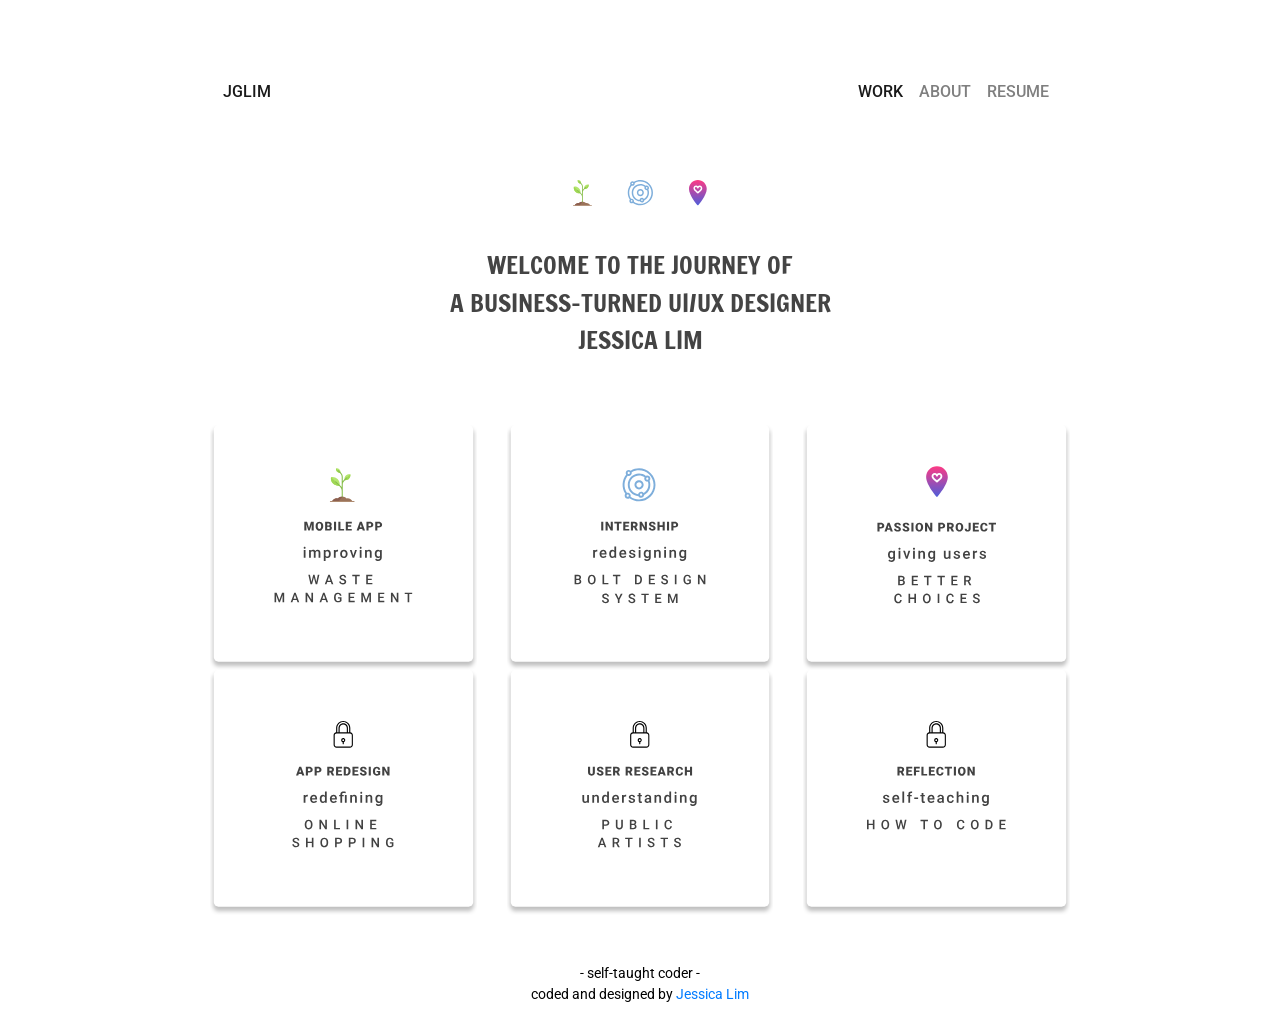
<file: index.html>
<!DOCTYPE html>
<html lang="en">
<head>
    <meta charset="UTF-8">
    <meta name="viewport" content="width=device-width, initial-scale=1.0">
    <title>jglim</title>
    <link rel="stylesheet" href="https://stackpath.bootstrapcdn.com/bootstrap/4.3.1/css/bootstrap.min.css" integrity="sha384-ggOyR0iXCbMQv3Xipma34MD+dH/1fQ784/j6cY/iJTQUOhcWr7x9JvoRxT2MZw1T" crossorigin="anonymous">
    <link rel="stylesheet" href="index.css">
    <link href="https://fonts.googleapis.com/css2?family=Francois+One&family=Roboto:ital,wght@0,100;0,300;0,400;0,500;0,700;0,900;1,100;1,300;1,400;1,500;1,700;1,900&display=swap" rel="stylesheet">    
    <link rel="shortcut icon" type="image/svg" href="images/Group 247.svg">
</head>

<body>
  <nav class="navbar navbar-expand-lg navbar-light bg-transparent">
      <div class="container-fluid">
          <a class="navbar-brand navbutton" href="#">JGLIM</a>
          <button class="navbar-toggler" type="button" data-bs-toggle="collapse" data-bs-target="#navbarNav" aria-controls="navbarNav" aria-expanded="false" aria-label="Toggle navigation">
          <span class="navbar-toggler-icon"></span>
          </button>
          <div class="collapse navbar-collapse justify-content-end" id="navbarNav">
            <div class="navbar-nav">
              <a class="nav-link active navbutton" aria-current="page" href="index.html#works">WORK</a>
              <a class="nav-link navbutton" href="about.html">ABOUT</a>
              <a class="nav-link navbutton" href="Jessica_Lim_Resume.pdf">RESUME</a>
            </div>
          </div>
      </div>
  </nav>

<img src="images/Group 293.svg" alt="" class="center">

<div class="fade-in-text intro">
  <p>welcome to the journey of<br>a business-turned UI/UX designer<br>Jessica Lim</p>
</div>
 
<div class="row g-1 padding">
    <div class="col-lg-4">
        <div class="trashtalkwork">
            <a href="trashtalk.html">
                <img class="fullw" id= "img1" onmouseover="newtrashtalk()" onmouseout="trashtalk()" src="images/Group_288.svg"/>
            </a>
        </div>
    </div>
    <div class="col-lg-4">
        <div class="pegawork">
            <a href="pegasystems.html">
                <img class="fullw" id= "img2" onmouseover="newpega()" onmouseout="pega()" src="images/Group_289.svg"/>
            </a>
        </div>
    </div>
    <div class="col-lg-4">
        <div class="douwork">
            <a href="dou.html">
                <img class="fullw" id= "img3" onmouseover="newdou()" onmouseout="dou()" src="images/Group_287.svg"/>
            </a>
        </div>
    </div>
</div>

<div class="row g-1 padding">
    <div class="col-lg-4">
        <div class="publicart">
            <img src="images/redesign.svg" class="fullw" alt="uniqlo redesign">
    </div>
    </div>
    
    <div class="col-lg-4">
        <div class="uniqlo">
            <img src="images/Group 291.svg" class="fullw" alt="public art">
        </div>
    </div>
    
    <div class="col-lg-4">
        <div class="why red">
            <img class="fullw" id= "img6" onmouseover="newred()" onmouseout="red()" src="images/Group 292.svg"/>
        </div>
    </div>
</div>
<br><br>
<footer>
    <p>
        - self-taught coder -
        <br>coded and designed by 
        <a href="about.html" class="link">Jessica Lim</a>
    </p>
</footer>
<script src="index.js"></script>
<script src="https://cdn.jsdelivr.net/npm/bootstrap@5.0.0/dist/js/bootstrap.bundle.min.js" integrity="sha384-p34f1UUtsS3wqzfto5wAAmdvj+osOnFyQFpp4Ua3gs/ZVWx6oOypYoCJhGGScy+8" crossorigin="anonymous"></script>
</body>
</file>
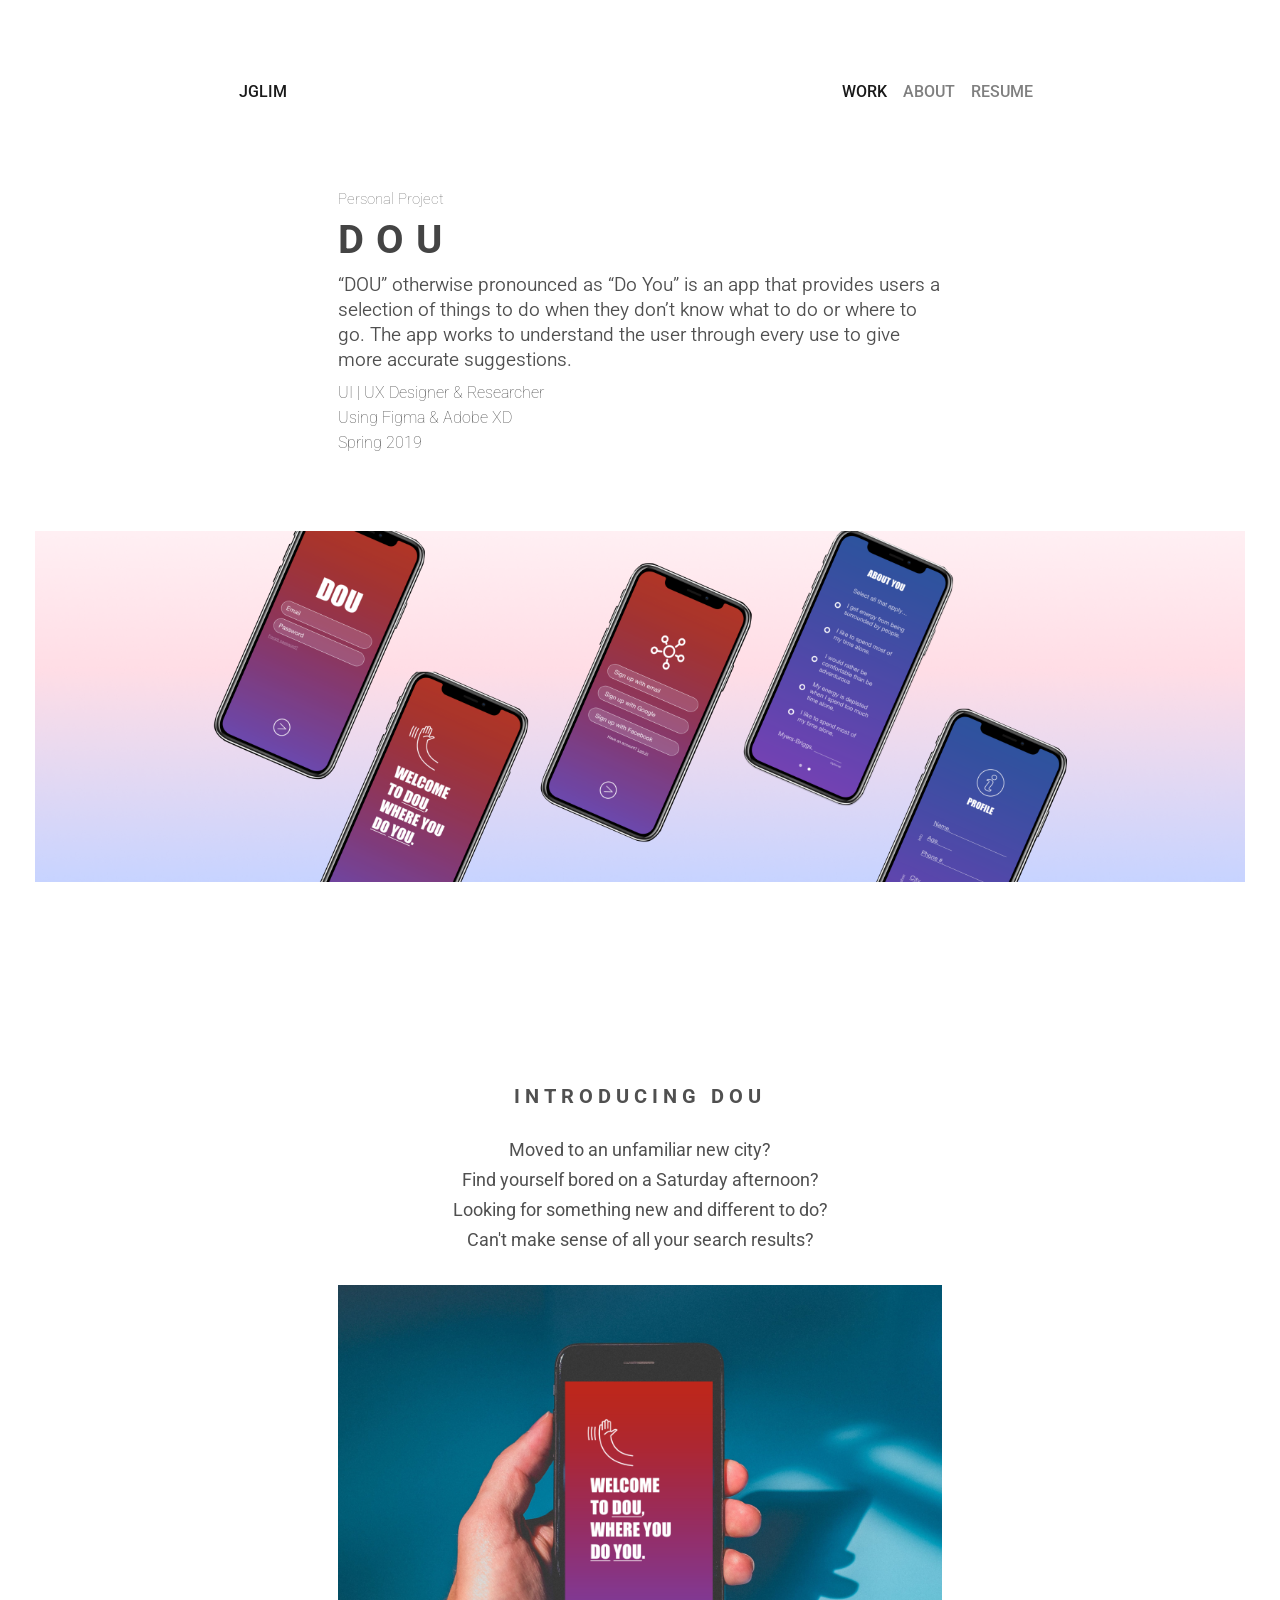
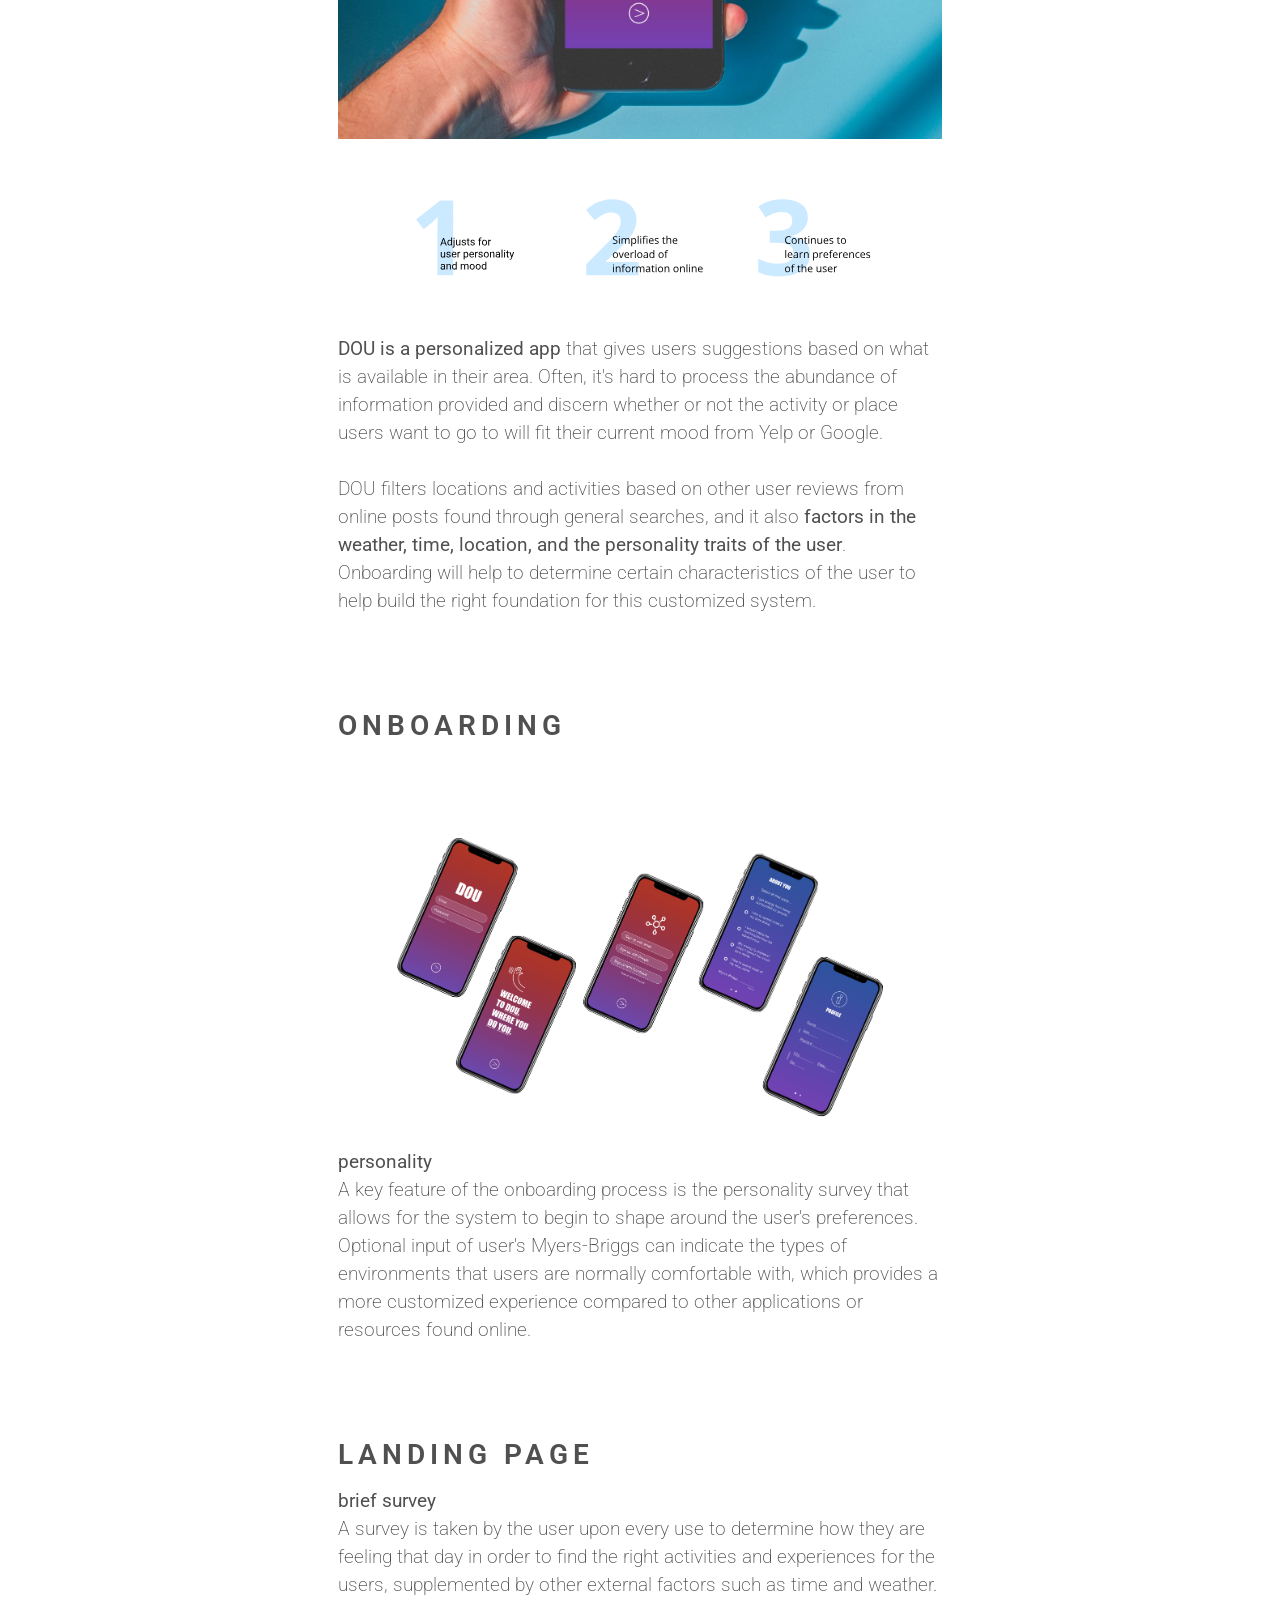
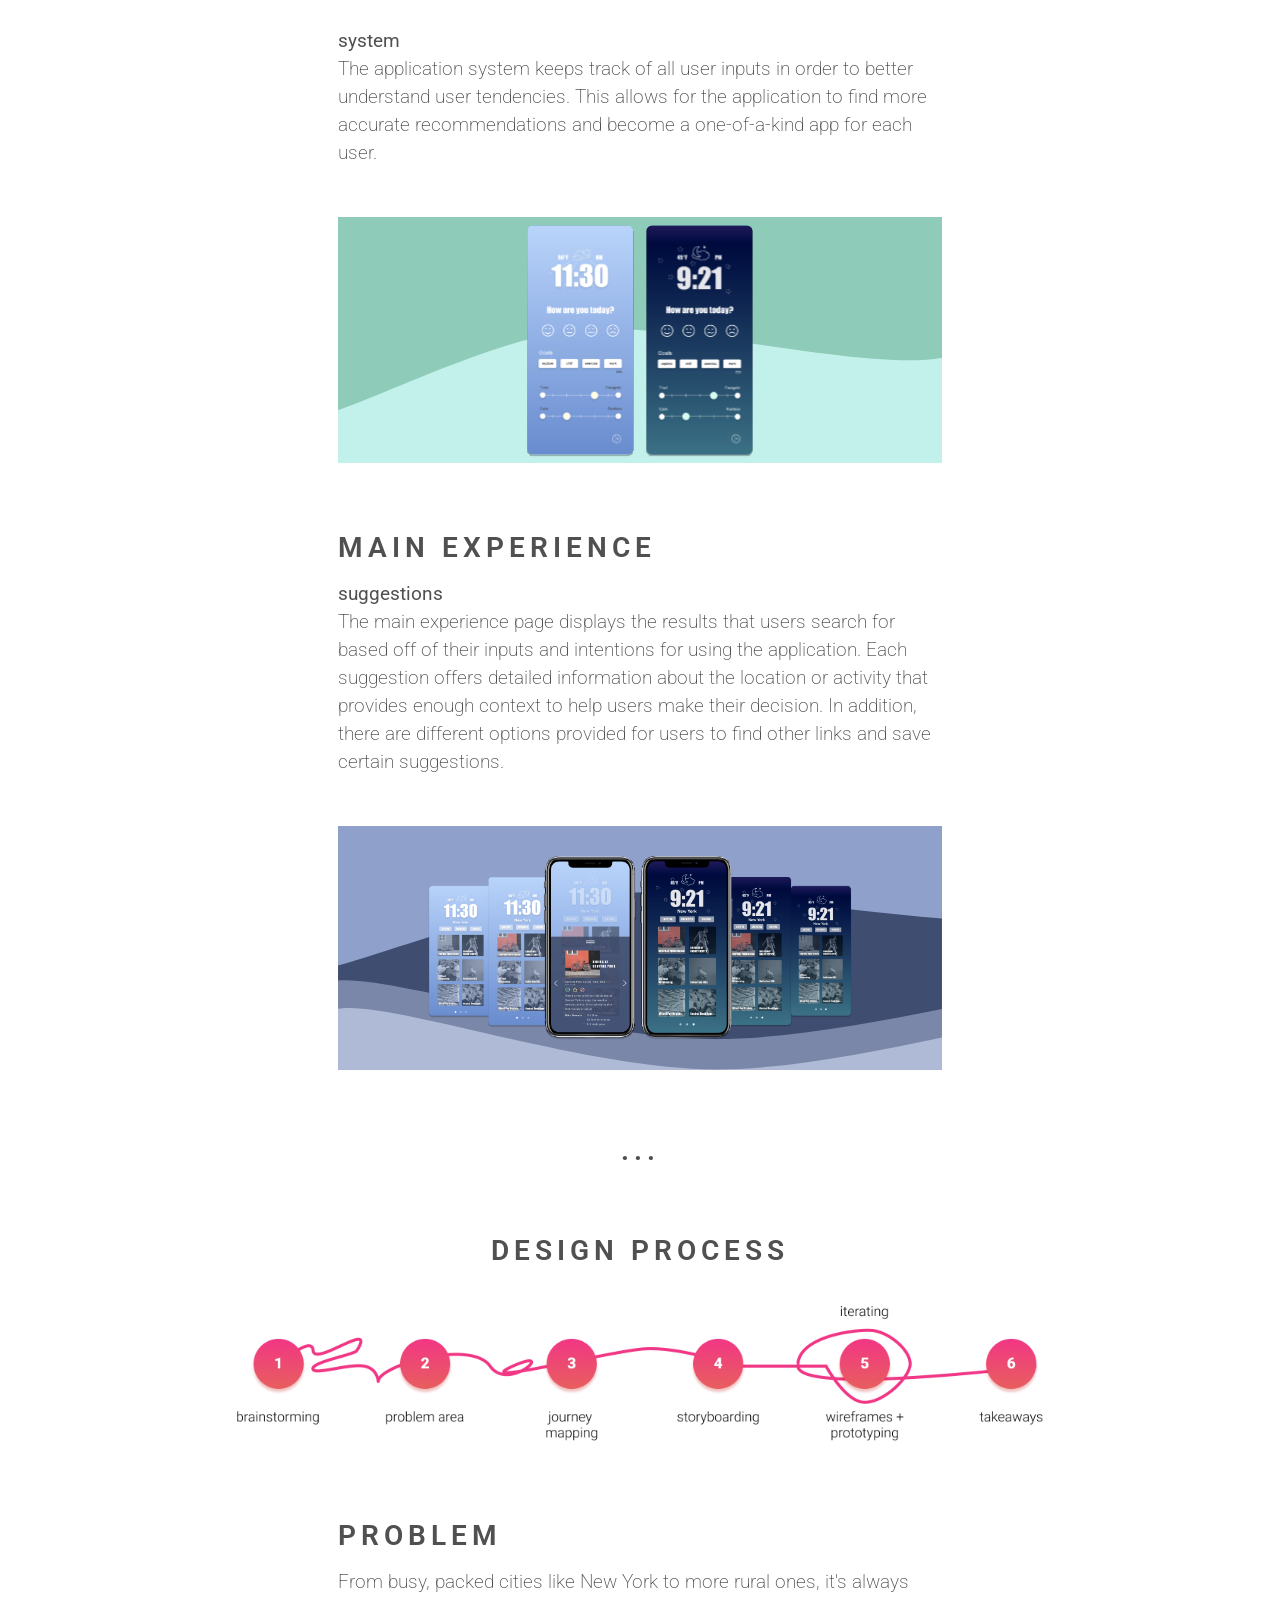
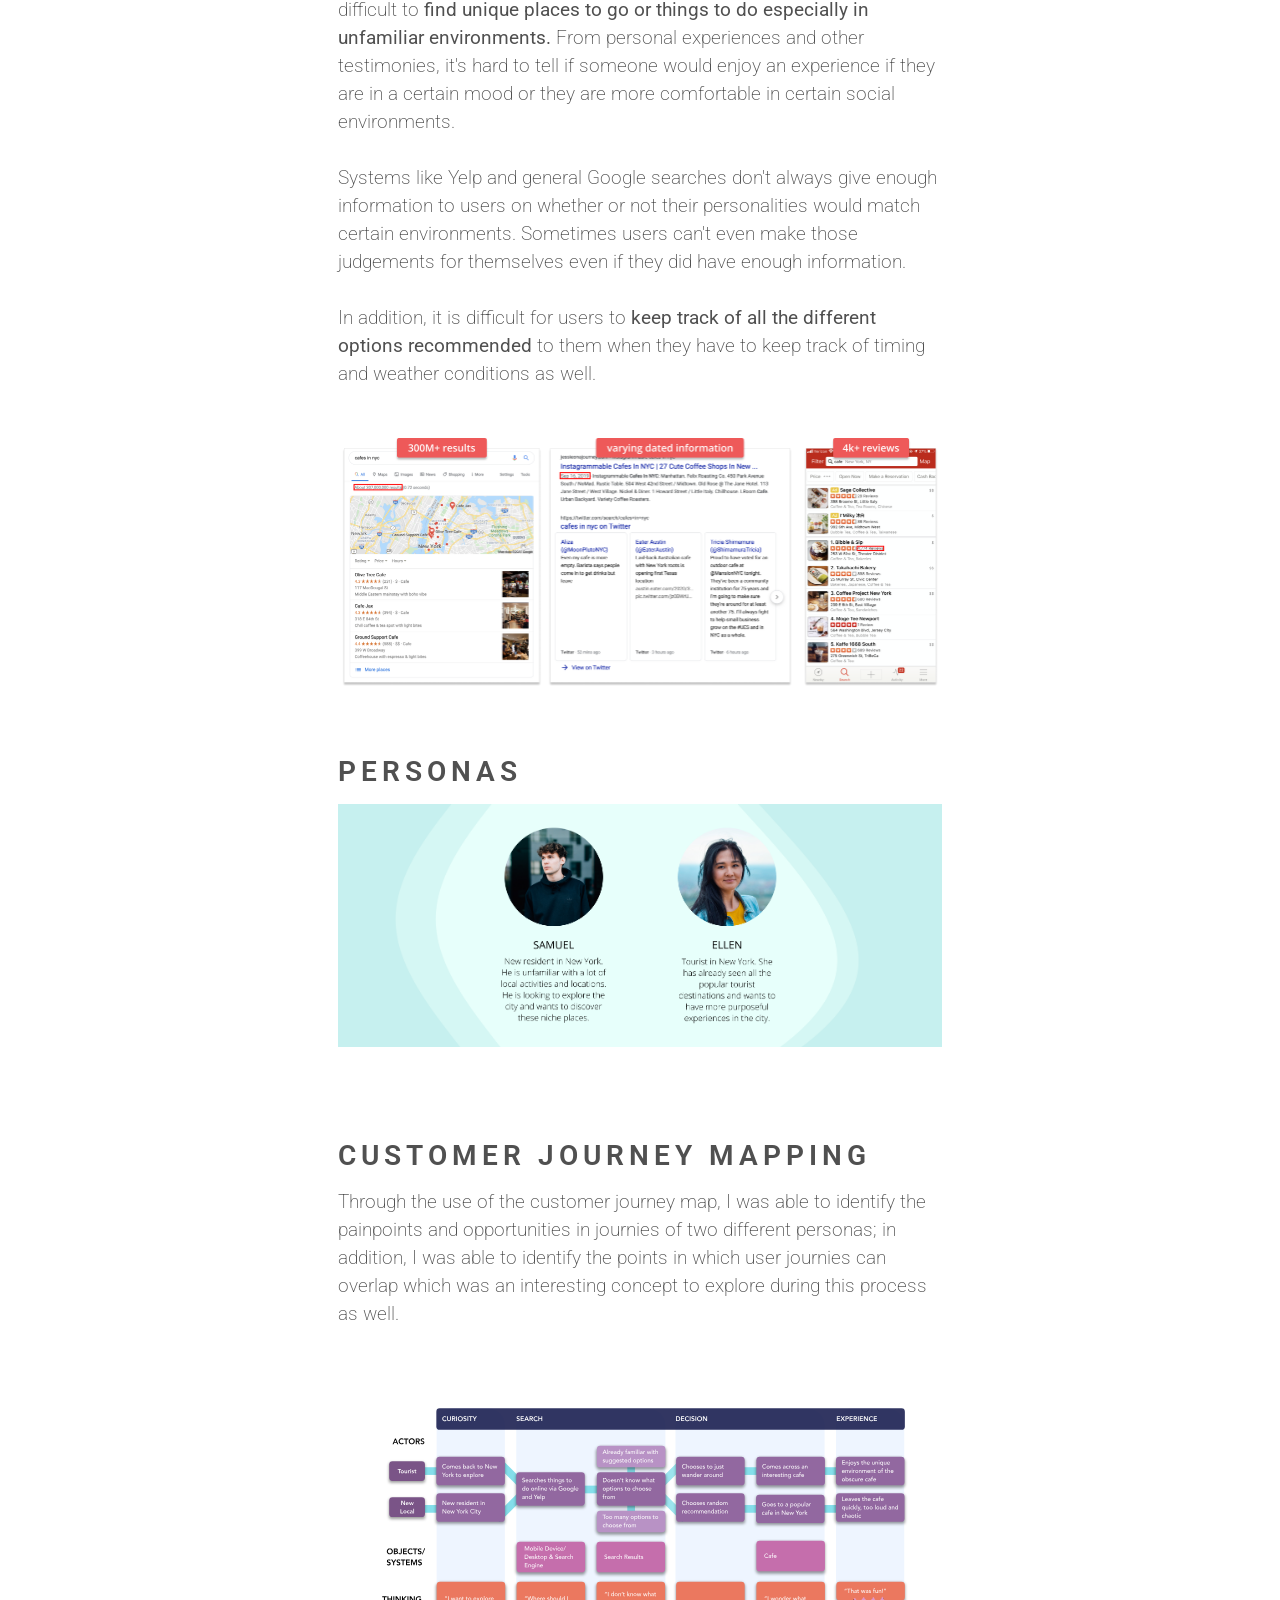
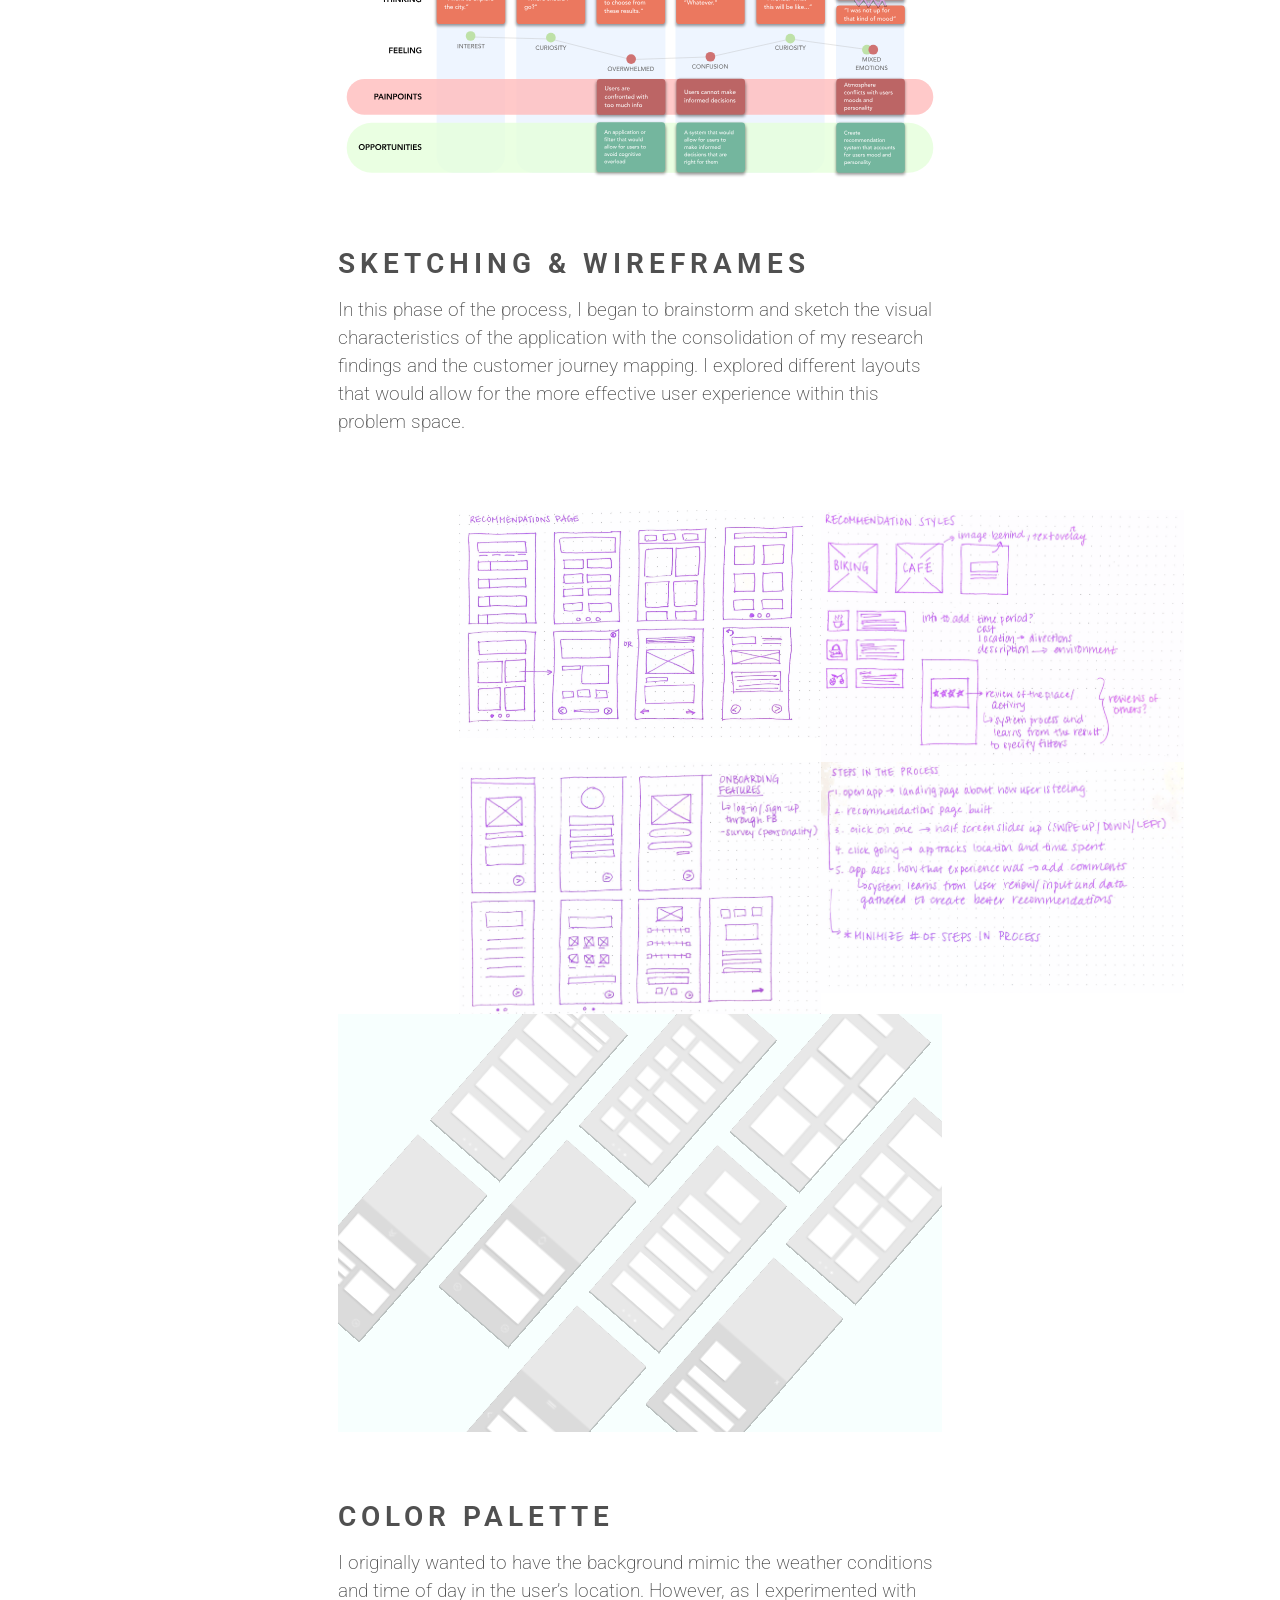
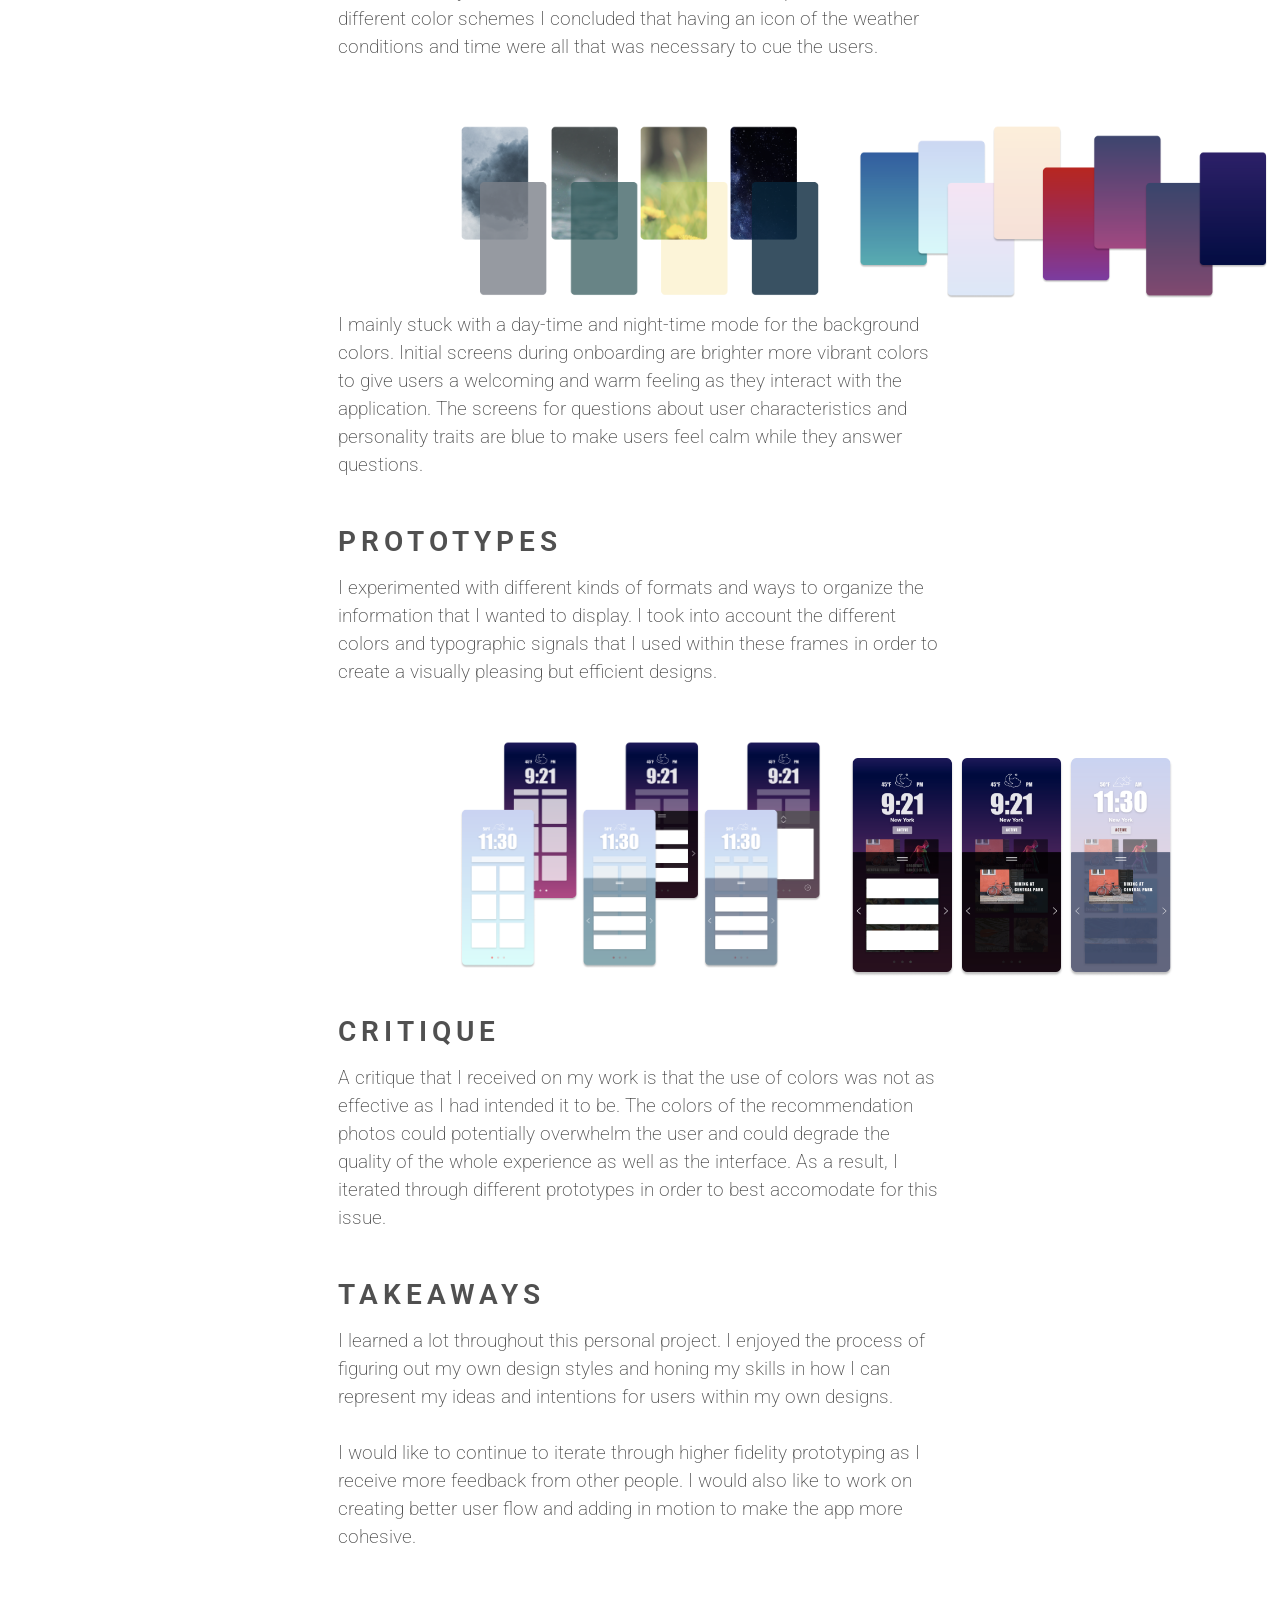
<file: dou.html>
<!DOCTYPE html>
<html lang="en">
<head>
    <meta charset="UTF-8">
    <meta name="viewport" content="width=device-width, initial-scale=1.0">
    <title>DOU</title>
    <link rel="stylesheet" href="https://stackpath.bootstrapcdn.com/bootstrap/4.3.1/css/bootstrap.min.css" integrity="sha384-ggOyR0iXCbMQv3Xipma34MD+dH/1fQ784/j6cY/iJTQUOhcWr7x9JvoRxT2MZw1T" crossorigin="anonymous">
    <link rel="stylesheet" href="dou.css">
    <link href="https://fonts.googleapis.com/css2?family=Lobster&family=Roboto:ital,wght@0,100;0,300;0,400;0,500;0,700;0,900;1,100;1,300;1,400;1,500;1,700;1,900&display=swap" rel="stylesheet">
    <link rel="shortcut icon" type="image/svg" href="images/Group 247.svg">
</head>

<body>
    <nav class="navbar navbar-expand-lg navbar-light bg-transparent">
        <div class="container-fluid">
            <a class="navbar-brand navbutton" href="index.html">JGLIM</a>
            <button class="navbar-toggler" type="button" data-bs-toggle="collapse" data-bs-target="#navbarNav" aria-controls="navbarNav" aria-expanded="false" aria-label="Toggle navigation">
            <span class="navbar-toggler-icon"></span>
            </button>
            <div class="collapse navbar-collapse justify-content-end" id="navbarNav">
              <div class="navbar-nav">
                <a class="nav-link active navbutton" aria-current="page" href="index.html#works">WORK</a>
                <a class="nav-link navbutton" href="about.html">ABOUT</a>
                <a class="nav-link navbutton" href="Jessica_Lim_Resume.pdf">RESUME</a>
              </div>
            </div>
        </div>
    </nav>

    <div class="text">
        <h6>
            Personal Project 
        </h6>
        
        
        <h1>
            DOU 
        </h1>
        <h2>
            “DOU” otherwise pronounced as “Do You” is an app that provides users a selection of things to do when they don’t know what to do or where to go. The app works to understand the user through every use to give more accurate suggestions. 
            
        </h2>
        <h4>
            UI | UX Designer & Researcher
            
            <br>Using Figma & Adobe XD<br>
            Spring 2019
        </h4>
    </div>
    <br><br>
    <div class="photo"></div>

    <div class="intro">
        <div class="tt">Introducing DOU</div>  <br>
        <div class="q">
            Moved to an unfamiliar new city?
            <br>Find yourself bored on a Saturday afternoon?
            <br>Looking for something new and different to do?
            <br>Can't make sense of all your search results?
        </div>
        <img src="images/Frame 27.png" width="100%" alt="">

        <br><br>
        <img src="images/reasons.svg" width="100%" alt="">
        <br><br>
        <p>
            <b>DOU is a personalized app</b> that gives users suggestions based on what is available in their area. 
            Often, it's hard to process the abundance of information provided and discern whether or not the activity
            or place users want to go to will fit their current mood from Yelp or Google. <br><br>DOU filters locations 
            and activities based on other user reviews from online posts found through general searches, and it 
            also <b>factors in the weather, time, location, and the personality traits of the user</b>. Onboarding will help to
            determine certain characteristics of the user to help build the right foundation for this customized system.
        </p>


        <br><br>
        <h3>
        ONBOARDING
        </h3><br><br><br>
        <img src="images/Frame 31.png" width="100%" alt=""><br><br>
        <p>
        <b>personality</b><br>
        A key feature of the onboarding process is the personality survey that allows for the system to begin to shape around the 
        user's preferences. Optional input of user's Myers-Briggs can indicate the types of environments that users are normally comfortable with, 
        which provides a more customized experience compared to other applications or resources found online. 
        </p>
        <br><br>
        <h3>LANDING PAGE</h3>
        <p>
            <b>brief survey</b>
            <br>
            A survey is taken by the user upon every use to determine how they are feeling that day in order to find the right activities 
            and experiences for the users, supplemented by other external factors such as time and weather.
            <br><br>
            <b>system</b>
            <br>
            The application system keeps track of all user inputs in order to better understand user tendencies. This allows for the application
            to find more accurate recommendations and become a one-of-a-kind app for each user. 
        </p>
        <img src="images/MacBook - 23.svg" width="100%" alt="">

        <br><br><br><br>
        <h3>MAIN EXPERIENCE</h3>
        <p>
            <b>suggestions</b><br>
            The main experience page displays the results that users search for based off of their inputs and intentions for using the application.
            Each suggestion offers detailed information about the location or activity that provides enough context to help users make their decision.
            In addition, there are different options provided for users to find other links and save certain suggestions. 
        </p>
        <div class="exp">
            <img src="images/Group 104.png" width="100%" alt="">
        </div>
    </div>
    <br><br>
    <div class="process">
        <h3>
            ...<br>
            <br><br><br>
            DESIGN PROCESS
        </h3>
    </div>
    
    <img src="images/Desktop - 58.png" width="100%" alt="">
    <div class="rest">
        <h3>
            PROBLEM
        </h3>
        <p>
            From busy, packed cities like New York to more rural ones, it's always difficult to <b>find unique places to go or things to do especially in unfamiliar environments.</b>
            From personal experiences and other testimonies, it's hard to tell if someone would enjoy an experience if they are in a certain mood or they are more comfortable
            in certain social environments. 
            <br><br>
            Systems like Yelp and general Google searches don't always give enough information to users on whether or not their personalities would match certain environments. 
            Sometimes users can't even make those judgements for themselves even if they did have enough information. <br><br>
            In addition, it is difficult for users to <b>keep track of all the different options recommended</b> to them when they have to keep track of timing and weather conditions as well. 
        </p>
        <img src="images/result.png" width="100%" alt=""><br><br><br><br>
        <h3>
            PERSONAS
        </h3>
        <div class="pic">
            <img src="images/Personas.png" width="100%" alt="">
        </div>
        <br><br><br><br>

        <h3>
            CUSTOMER JOURNEY MAPPING
        </h3>
        <p>
            Through the use of the customer journey map, I was able to identify the painpoints and opportunities in journies of two different personas; in 
            addition, I was able to identify the points in which user journies can overlap which was an interesting concept to explore during this process as well.
        </p>
        <br>
        <img src="images/cjm.svg" width="100%" alt="">
        <br><br><br><br>
        <h3>
            SKETCHING & WIREFRAMES
        </h3>
        <p>
            In this phase of the process, I began to brainstorm and sketch the visual characteristics of the application with the 
            consolidation of my research findings and the customer journey mapping. I explored different layouts that would allow 
            for the more effective user experience within this problem space. 
        </p>
        <br>
        <div class="sketch">
            <img src="images/1.png" width="100%" height ="100%" alt="">
            <img src="images/2.png" width="100%" height ="100%" alt="">
            <br>
        </div>
        <br><br>
        <div class="s2">
            <img src="images/3.png" width="100%" height ="100%" alt="">
            <img src="images/4.png" width="100%" height ="100%" alt="">
        </div>
        <br><br>

        <img src="images/MacBook - 6.svg" width="100%" alt="">
        <br><br><br><br>

        <h3>
            COLOR PALETTE
        </h3>
        <p>
            I originally wanted to have the background mimic the weather conditions and time of day in the user’s location. 
            However, as I experimented with different color schemes I concluded that having an icon of the weather conditions and time were all that was necessary to cue the users. 

        </p>
        <div class="colors">
            <img src="images/weather.png" width="100%" height ="100%" alt="">
            <img src="images/palette.png" width="100%" height ="100%" alt="">
        </div>
        
        <p>
            <br>
            I mainly stuck with a day-time and night-time mode for the background colors. 
           
            Initial screens during onboarding are brighter more vibrant colors to give users a welcoming and warm feeling as they interact with the application. 
            
            The screens for questions about user characteristics and personality traits are blue to make users feel calm while they answer questions.
        </p>

        <h3>
            PROTOTYPES
        </h3>
        <p>
            I experimented with different kinds of formats and ways to organize the information that I wanted to display. 
            I took into account the different colors and typographic signals that I used within these frames in order to create a visually pleasing but efficient designs.
        </p>

        <div class="prototypes">
            <img src="images/Frame 18.png" width="100%" height ="100%" alt="">
            <img src="images/MacBook - 5.png" width="98%" height ="100%" alt="">
        </div>
        <br><br>
        <h3>
            CRITIQUE
        </h3>
        <p>
            A critique that I received on my work is that the use of colors was not as effective as I had intended it to be. The colors
            of the recommendation photos could potentially overwhelm the user and could degrade the quality of the whole experience
            as well as the interface. As a result, I iterated through different prototypes in order to best accomodate for this issue. 
        </p>
        
        <h3>
            TAKEAWAYS
        </h3>
        <p>
            I learned a lot throughout this personal project. I enjoyed the process of figuring out my own
            design styles and honing my skills in how I can represent my ideas and intentions for users within my own designs.
            <br><br>
            I would like to continue to iterate through higher fidelity prototyping as I receive more feedback from other people.
            I would also like to work on creating better user flow and adding in motion to make the app more cohesive.
        </p>
    </div>
    <script src="https://cdn.jsdelivr.net/npm/bootstrap@5.0.0/dist/js/bootstrap.bundle.min.js" integrity="sha384-p34f1UUtsS3wqzfto5wAAmdvj+osOnFyQFpp4Ua3gs/ZVWx6oOypYoCJhGGScy+8" crossorigin="anonymous"></script>

</body>
</file>
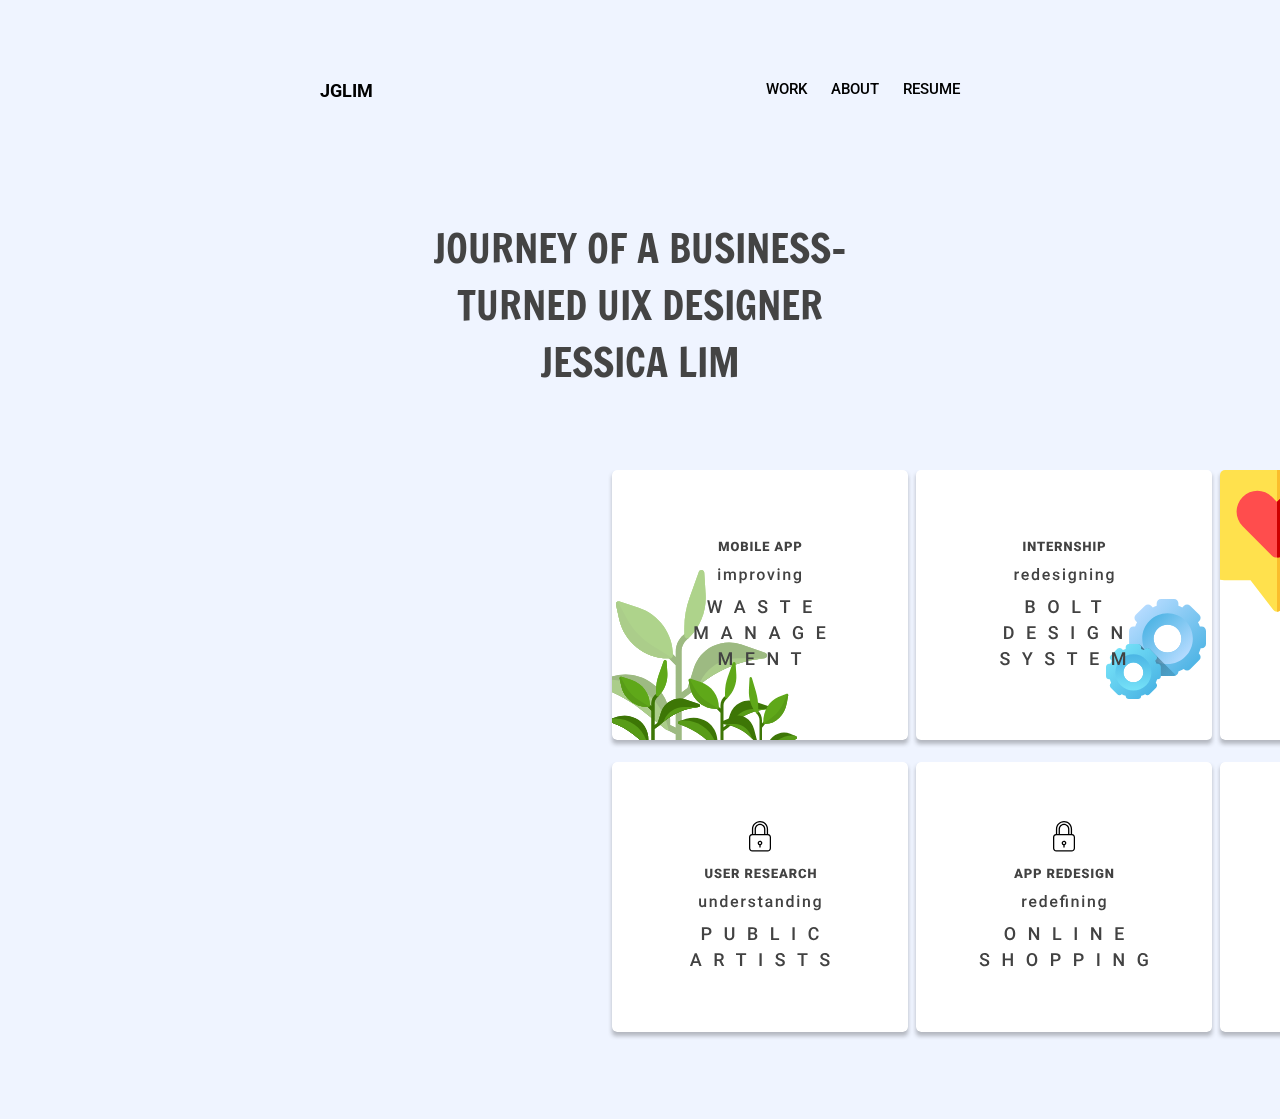
<file: indexlight.html>
<!DOCTYPE html>
<html lang="en">
<head>
    <meta charset="UTF-8">
    <meta name="viewport" content="width=device-width, initial-scale=1.0">
    <title>jglim</title>
    <link rel="stylesheet" href="indexlight.css">
    <link href="https://fonts.googleapis.com/css2?family=Francois+One&family=Roboto:ital,wght@0,100;0,300;0,400;0,500;0,700;0,900;1,100;1,300;1,400;1,500;1,700;1,900&display=swap" rel="stylesheet">    <link rel="shortcut icon" type="image/svg" href="images/Group 247.svg">
</head> 
<body>

<header> 
    <a href="index.html" class="title">
        JGLIM
    </a>
        
    <nav>
        <a href="index.html#works" class="navbutton">WORK</a>
        <a href="about.html" class="navbutton">ABOUT</a>
        <a href="Jessica_Lim_Resume.pdf" target="_blank" class="navbutton">RESUME</a>
    </nav>
</header>

<!-- <nav>
    <a href="index.html#works" class="navbutton">WORK</a>
    <a href="about.html" class="navbutton">ABOUT</a>
    <a href="Jessica_Lim_Resume.pdf" target="_blank" class="navbutton">RESUME</a>

</nav> -->

<br>
<div class="intro">
    journey of a business-turned UIX designer Jessica Lim
</div>

<div class="display">
    <div class="trashtalkwork">
        <a href="trashtalk.html">
            <!-- <img src="images/Group 193.svg" alt="trashtalk"> -->
            <img id= "img1" onmouseover="newtrashtalk()" onmouseout="trashtalk()" src="images/Frame 4.svg"/>
            <!-- group 193 is original, or 200 -->
        </a>
    </div>

    <div class="pegawork">
        <a href="pegasystems.html">
            <!-- <img src="images/Group 194.svg" alt="pegasystems"> -->
            <!-- <img id= "img2" onmouseover="newpega()" onmouseout="pega()" src="images/Group 211.svg"/> -->
            <img id= "img2" onmouseover="newpega()" onmouseout="pega()" src="images/Frame 8.svg"/>

        </a>
    </div>

    <div class="douwork">
        <a href="dou.html">
            <!-- <img src="images/Group 200.svg" alt="dou"> -->
            <!-- <img src="images/Group 231.svg" alt="dou"> -->
            <img id= "img3" onmouseover="newdou()" onmouseout="dou()" src="images/Frame 9.svg"/>



        </a>
    </div>
</div>


<div id="works" class="line2">
    <div class="publicart">
        <!-- <a href="#"> -->
            <img src="images/Frame 12.svg" alt="public art">
        <!-- </a> -->
    </div>
    <div class="uniqlo">
        <!-- <a href="#"> -->
            <img src="images/Frame 11.svg" alt="uniqlo redesign">
        <!-- </a> -->
    </div>
    <div class="why red">
        <!-- <a href="#"> -->
            <!-- <img src="images/more to come.svg" alt="why red"> -->
            <img id= "img6" onmouseover="newred()" onmouseout="red()" src="images/Frame 13.svg"/>
        <!-- </a> -->
    </div>
</div>

<!-- <div class="grid-container">
    <div class="grid-item">
        <a href="trashtalk.html">
            <img id= "img1" onmouseover="newtrashtalk()" onmouseout="trashtalk()" src="images/Frame 4.svg"/>
        </a>
    </div>

    <div class="grid-item">
        <a href="pegasystems.html">
            <img id= "img1" onmouseover="newtrashtalk()" onmouseout="trashtalk()" src="images/pegasystems.svg"/>
        </a>
    </div>

    <div class="grid-item">
        <a href="dou.html">
            <img id= "img1" onmouseover="newtrashtalk()" onmouseout="trashtalk()" src="images/Frame 4.svg"/>
        </a>
    </div>

    <div class="grid-item">
        <img id= "img1" onmouseover="newtrashtalk()" onmouseout="trashtalk()" src="images/Frame 4.svg"/> 
    </div>
</div> -->


</body>
</file>
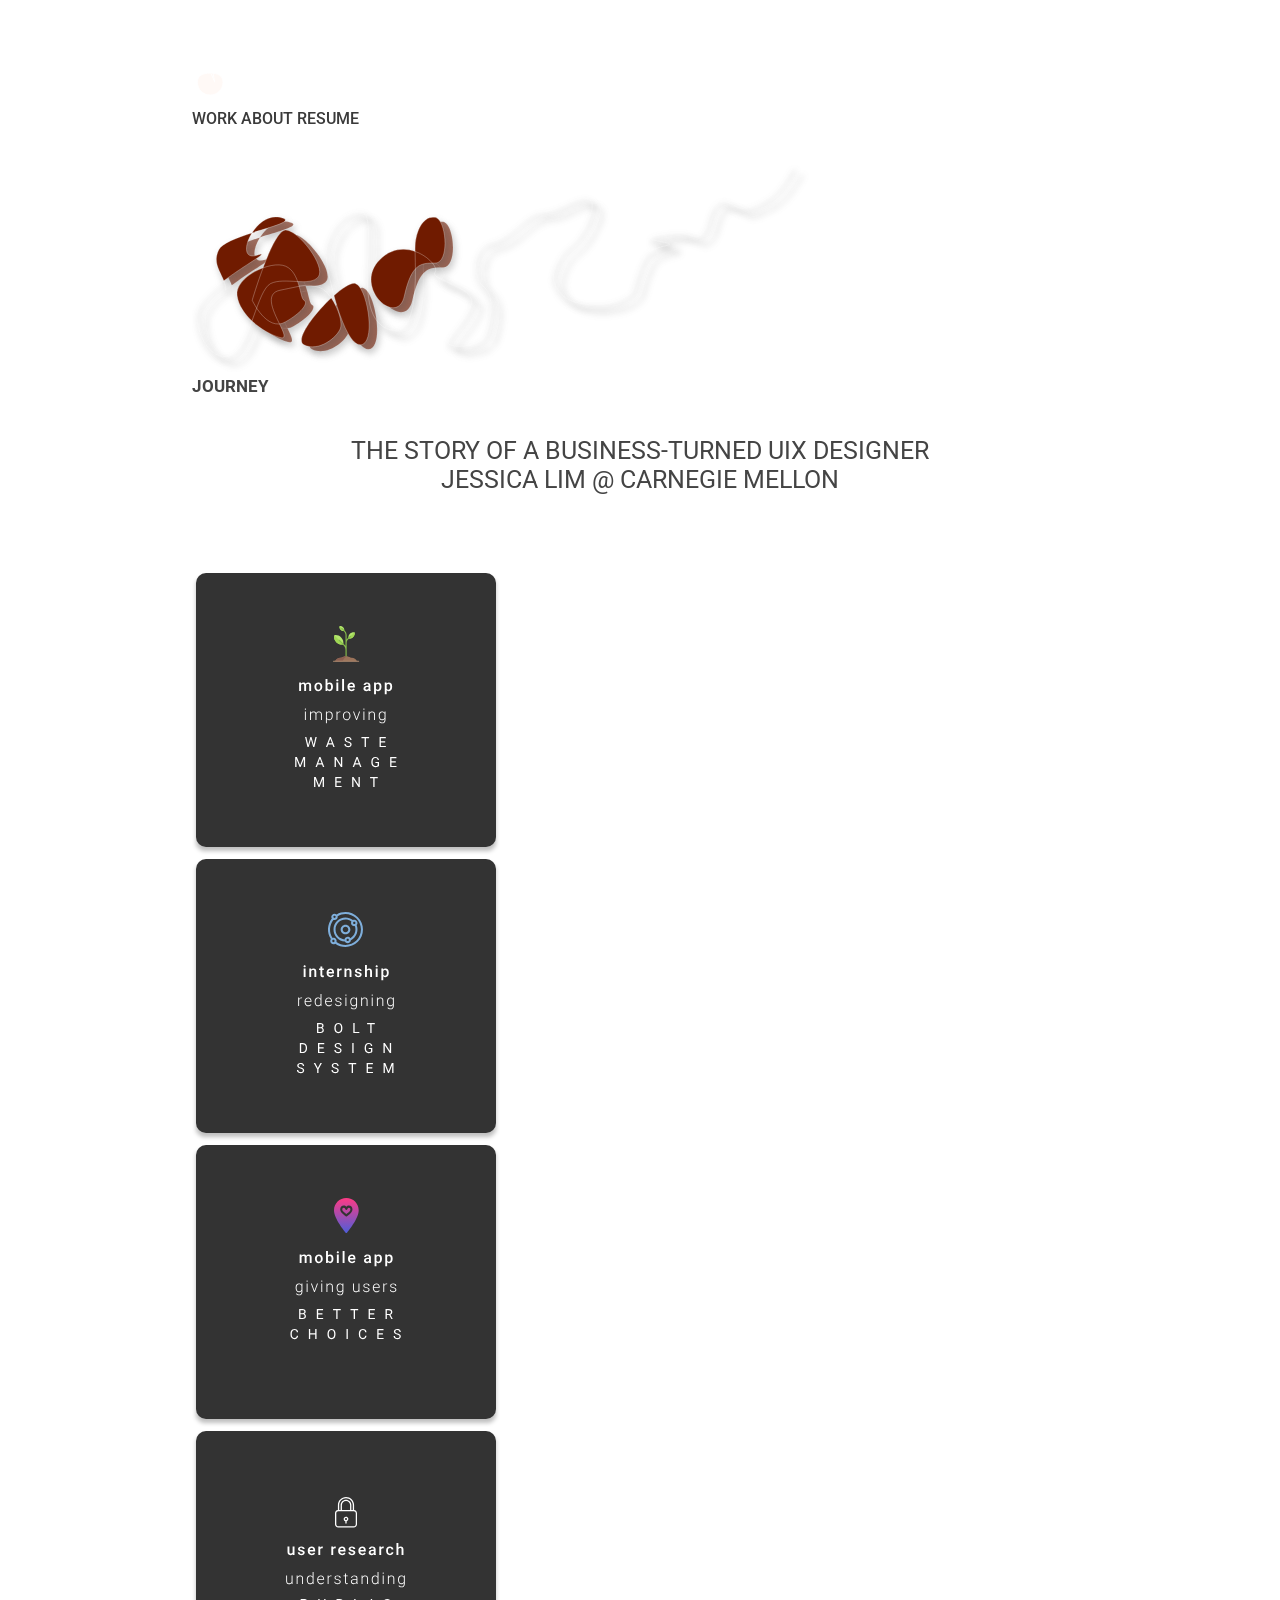
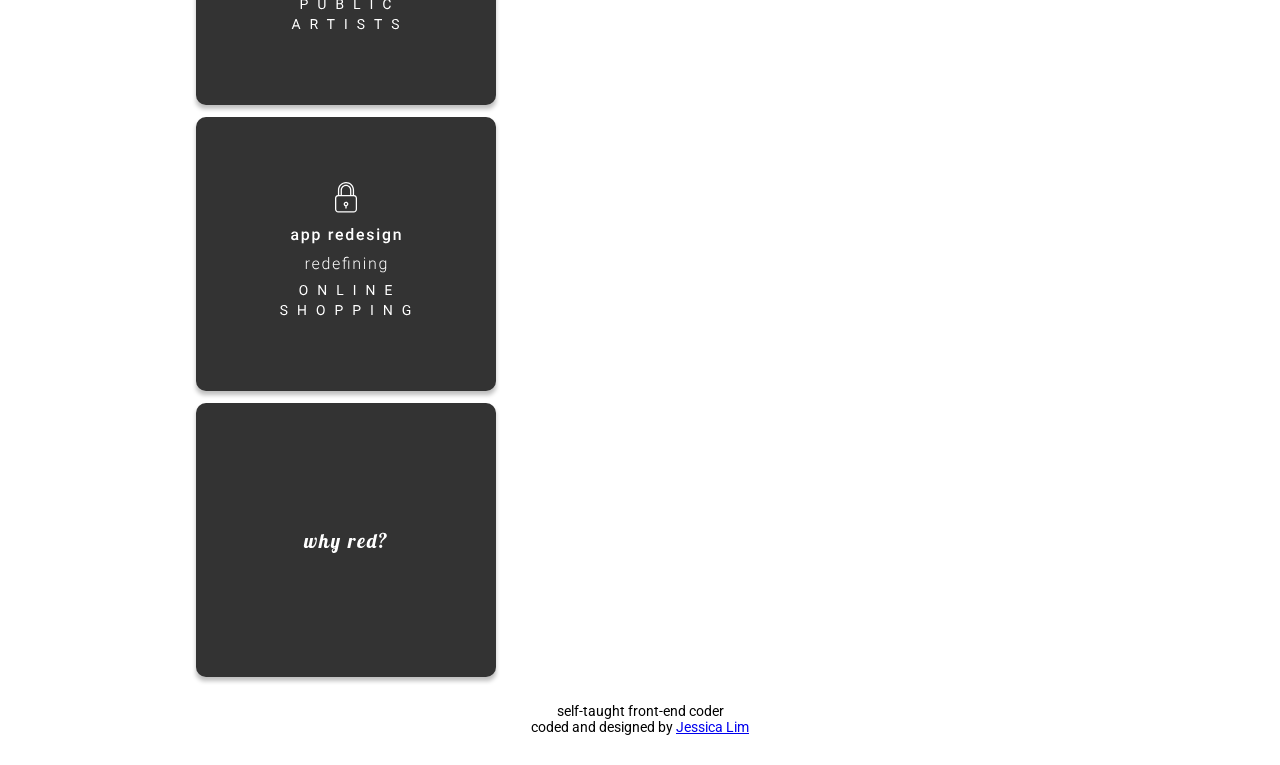
<file: past.html>
<!DOCTYPE html>
<html lang="en">
<head>
    <meta charset="UTF-8">
    <meta name="viewport" content="width=device-width, initial-scale=1.0">
    <title>jglim</title>
    <link rel="stylesheet" href="index.css">
    <link href="https://fonts.googleapis.com/css2?family=Lobster&family=Roboto:ital,wght@0,100;0,300;0,400;0,500;0,700;0,900;1,100;1,300;1,400;1,500;1,700;1,900&display=swap" rel="stylesheet">
    <link rel="shortcut icon" type="image/svg" href="images/Group 247.svg">
</head> 
<body>


    <header>
        
        <a href="index.html">
            <img src="images/Group 207.svg"  alt="peace">
        </a>
        
        <div class="navbar">
            <a href="index.html#works" class="navbutton">WORK</a>
            <a href="about.html" class="navbutton">ABOUT</a>
            <a href="Jessica_Lim_Resume.pdf" target="_blank" class="navbutton">RESUME</a>
        </div>
    </header>


    <div class="rest">

        <br><br>

        <div class="container">
            <!-- <img src="images/Group 191.svg" alt=""> -->
            <img src="images/lines2.svg" alt="">
            
            <div class="title">JOURNEY</div>
        </div>

        <div class="intro"> 
            The story of a business-turned UIX designer<br>Jessica Lim @ Carnegie Mellon
            <!-- <br><br><button onclick="myFunction()">Click me!</button>
            <br><br><br> -->
            <!-- <a href="indexlight.html">
                <img src="images/bulb.svg" width="2.4%" alt="">
            </a> -->
            <!-- <br>
            <a href="indexlight.html" class="button">
                click me!
            </a> -->
            <br><br>
        </div>


    <script src="index.js"></script>

        <div class="display">
            <div class="trashtalkwork">
                <a href="trashtalk.html">
                    <!-- <img src="images/Group 193.svg" alt="trashtalk"> -->
                    <img id= "img1" onmouseover="newtrashtalk()" onmouseout="trashtalk()" src="images/trashtalk.svg"/>
                    <!-- group 193 is original, or 200 -->
                </a>
            </div>
    
            <div class="pegawork">
                <a href="pegasystems.html">
                    <!-- <img src="images/Group 194.svg" alt="pegasystems"> -->
                    <!-- <img id= "img2" onmouseover="newpega()" onmouseout="pega()" src="images/Group 211.svg"/> -->
                    <img id= "img2" onmouseover="newpega()" onmouseout="pega()" src="images/intern.svg"/>

                </a>
            </div>
    
            <div class="douwork">
                <a href="dou.html">
                    <!-- <img src="images/Group 200.svg" alt="dou"> -->
                    <!-- <img src="images/Group 231.svg" alt="dou"> -->
                    <img id= "img3" onmouseover="newdou()" onmouseout="dou()" src="images/do u.svg"/>



                </a>
            </div>
        </div>
    
    
        <div id="works" class="line2">
            <div class="publicart">
                <!-- <a href="#"> -->
                    <img src="images/ucre.svg" alt="public art">
                <!-- </a> -->
            </div>
            <div class="uniqlo">
                <!-- <a href="#"> -->
                    <img src="images/uni.svg" alt="uniqlo redesign">
                <!-- </a> -->
            </div>
            <div class="why red">
                <!-- <a href="#"> -->
                    <!-- <img src="images/more to come.svg" alt="why red"> -->
                    <img id= "img6" onmouseover="newred()" onmouseout="red()" src="images/more to come.svg"/>
                <!-- </a> -->
            </div>
        </div>


    </div>

    <footer>
        <p>
            self-taught front-end coder
            <br>coded and designed by 
            <a href="about.html" class="link">Jessica Lim</a>
        </p>
    </footer>
    






</body>
</file>
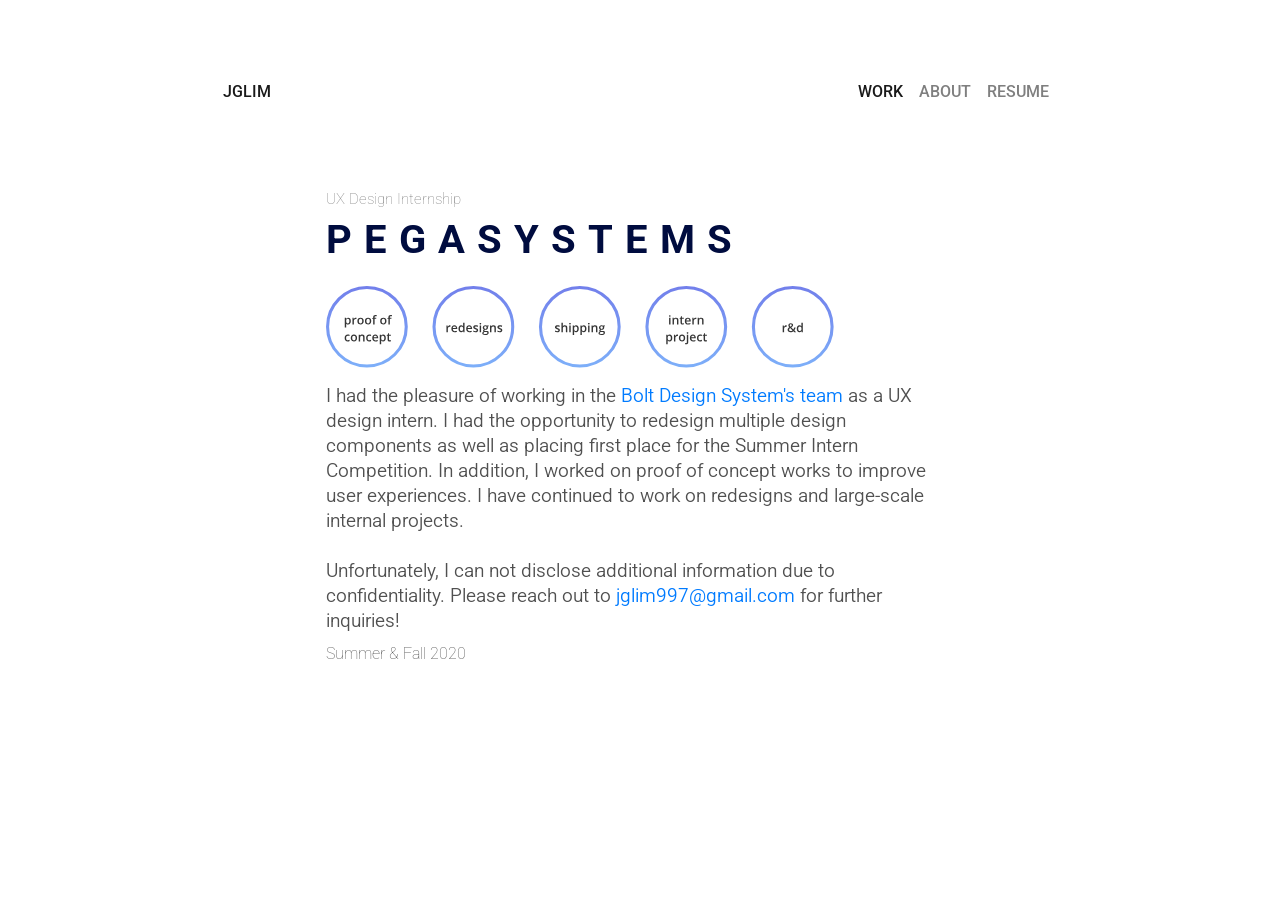
<file: pegasystems.html>
<!DOCTYPE html>
<html lang="en">
<head>
    <meta charset="UTF-8">
    <meta name="viewport" content="width=device-width, initial-scale=1.0">
    <title>Pegasystems</title>
    <link rel="stylesheet" href="https://stackpath.bootstrapcdn.com/bootstrap/4.3.1/css/bootstrap.min.css" integrity="sha384-ggOyR0iXCbMQv3Xipma34MD+dH/1fQ784/j6cY/iJTQUOhcWr7x9JvoRxT2MZw1T" crossorigin="anonymous">
    <link rel="stylesheet" href="pegasystems.css">
    <link href="https://fonts.googleapis.com/css2?family=Lobster&family=Roboto:ital,wght@0,100;0,300;0,400;0,500;0,700;0,900;1,100;1,300;1,400;1,500;1,700;1,900&display=swap" rel="stylesheet">
    <link rel="shortcut icon" type="image/svg" href="images/Group 247.svg">
</head>
<body>
    <nav class="navbar navbar-expand-lg navbar-light bg-transparent">
        <div class="container-fluid">
            <a class="navbar-brand navbutton" href="index.html">JGLIM</a>
            <button class="navbar-toggler" type="button" data-bs-toggle="collapse" data-bs-target="#navbarNav" aria-controls="navbarNav" aria-expanded="false" aria-label="Toggle navigation">
            <span class="navbar-toggler-icon"></span>
            </button>
            <div class="collapse navbar-collapse justify-content-end" id="navbarNav">
              <div class="navbar-nav">
                <a class="nav-link active navbutton" aria-current="page" href="index.html#works">WORK</a>
                <a class="nav-link navbutton" href="about.html">ABOUT</a>
                <a class="nav-link navbutton" href="Jessica_Lim_Resume.pdf">RESUME</a>
              </div>
            </div>
        </div>
    </nav>
    
    <div class="title">
        <h6>
            UX Design Internship 
        </h6>
        <h1>
            PEGASYSTEMS 
        </h1>
        <img src="images/pegawork.svg" width="100%" alt="">
        
        <h2>
            I had the pleasure of working in the <a href="https://boltdesignsystem.com/">Bolt Design System's team</a> 
            as a UX design intern. I had the opportunity to redesign multiple design components as well as 
            placing first place for the Summer Intern Competition. In addition, I worked on proof of concept works to 
            improve user experiences. I have continued to work on redesigns and large-scale internal projects.
            <br><br>Unfortunately, I can not disclose additional information due to 
            confidentiality. 
            Please reach out to <a href="jglim997@gmail.com">jglim997@gmail.com</a> for further inquiries!
            
        </h2>
        <h3>
            
            Summer & Fall 2020

        </h3>
    </div>
    <script src="https://cdn.jsdelivr.net/npm/bootstrap@5.0.0/dist/js/bootstrap.bundle.min.js" integrity="sha384-p34f1UUtsS3wqzfto5wAAmdvj+osOnFyQFpp4Ua3gs/ZVWx6oOypYoCJhGGScy+8" crossorigin="anonymous"></script>
</body>
</file>
<file: index.css>
body{
    background-color: white;
    margin-left: 15%;
    margin-right: 15%;
    margin-top: 4rem;
}

.title{
    font-family: "roboto";
    text-decoration: none;
    font-size: 17px;
    color: rgb(68, 68, 68);
    font-weight: 700;
}

.navbutton{
    font-family: "roboto";
    text-decoration: none;
    font-size: 16px;
    color: rgb(58, 58, 58);
    font-weight: 500;
}

.center{
    margin-left: auto;
    margin-right: auto;
    width: 15%;
    display: block;
    padding-top: 60px;
}

.intro{
    font-family:'Francois One','roboto';
    font-size: 25px;
    text-transform: uppercase;
    text-align: center;
    padding-top: 40px;
    color: rgb(68, 68, 68);
    padding-bottom: 50px;
}

.fade-in-text {
    animation: fadeIn linear 2s;
    -webkit-animation: fadeIn linear 2s;
    -moz-animation: fadeIn linear 2s;
    -o-animation: fadeIn linear 2s;
    -ms-animation: fadeIn linear 2s;
  }
  
  @keyframes fadeIn {
    0% {opacity:0;}
    100% {opacity:1;}
  }
  
  @-moz-keyframes fadeIn {
    0% {opacity:0;}
    100% {opacity:1;}
  }
  
  @-webkit-keyframes fadeIn {
    0% {opacity:0;}
    100% {opacity:1;}
  }
  
  @-o-keyframes fadeIn {
    0% {opacity:0;}
    100% {opacity:1;}
  }
  
  @-ms-keyframes fadeIn {
    0% {opacity:0;}
    100% {opacity:1;}
  }

.type{
    display: flex;
    color: rgb(68, 68, 68);
    justify-content: center;
}

h1{
    font-family: 'roboto';
    font-size: 20px;
    color: rgb(68, 68, 68);
    text-align: center;
}

.typing{
    font-family: 'roboto';
    font-size: 20px;
    color: rgb(68, 68, 68);
    text-align: center;
    position: relative; 
    margin-left: 10px;
}

.typing::after{
    content: "";
    position: absolute;
    width: 1px;
    height: 100%;
    border-right: 2px solid black;
    right: -4px;
    animation: blink 0.8s infinite ease;
}

@keyframes blink{
    0%{
        opacity: 0;
    }
    100%{
        opacity: 1;
    }
}

.fullw{
    width: 100%;
}

.padding{
    padding-left: 2%;
    padding-right: 2%;
}

footer{
    font-family: 'roboto', sans-serif;
    font-weight: normal;
    text-align: center;
    font-size: 14px;
    color: black;
    margin-bottom: 30px;
}
</file>
<file: dou.css>
body{
    margin-left: 13rem;
    margin-right: 13rem;
    margin-top: 4rem;
    margin-bottom: 20px;
    background-color:white;
    color: black;
}

.logo{
    font-family: "roboto";
    text-decoration: none;
    font-size: 17px;
    color: rgb(58, 58, 58);
    font-weight: 700;
}

.navbutton{
    font-family: "roboto";
    text-decoration: none;
    font-size: 16px;
    color: rgb(58, 58, 58);
    font-weight: 500;
}

h1{
    font-family: -apple-system, BlinkMacSystemFont, Segoe UI, 'Roboto', Oxygen, Ubuntu, Cantarell, 'Open Sans', 'Helvetica Neue', sans-serif;
    font-weight: bolder;
    letter-spacing: 12px;
    font-size: 40px;
    color: #444444;
}
.text{
    margin-top: 70px;
    margin-left: 15%;
    margin-right: 15%;
}

h6{
    font-family: -apple-system, BlinkMacSystemFont, Segoe UI, 'Roboto', Oxygen, Ubuntu, Cantarell, 'Open Sans', 'Helvetica Neue', sans-serif;
    color: #818181;
    font-weight: lighter;
    font-size: 15px;
}
h2{
    font-family: -apple-system, BlinkMacSystemFont, Segoe UI, 'Roboto', Oxygen, Ubuntu, Cantarell, 'Open Sans', 'Helvetica Neue', sans-serif;
    color: #505050;
    font-weight: 350;
    font-size: 19px;
    line-height: 25px;

}

h4{
    font-family: -apple-system, BlinkMacSystemFont, Segoe UI, 'Roboto', Oxygen, Ubuntu, Cantarell, 'Open Sans', 'Helvetica Neue', sans-serif;
    color: #505050;
    font-weight: lighter;
    font-size: 16px;
    line-height: 25px;


}

h3{
    font-family: -apple-system, BlinkMacSystemFont, Segoe UI, 'Roboto', Oxygen, Ubuntu, Cantarell, 'Open Sans', 'Helvetica Neue', sans-serif;
    line-height: 25px;
    letter-spacing: 5px;
    color: #505050;
    margin-bottom: 20px;
    font-weight: 630;
}

p{
    font-family: -apple-system, BlinkMacSystemFont, Segoe UI, 'Roboto', Oxygen, Ubuntu, Cantarell, 'Open Sans', 'Helvetica Neue', sans-serif;
    color: #505050;
    font-weight: 200;
    font-size: 19px;
    line-height: 28px;
    margin-bottom: 50px;

}
h5{
    font-family: -apple-system, BlinkMacSystemFont, Segoe UI, 'Roboto', Oxygen, Ubuntu, Cantarell, 'Open Sans', 'Helvetica Neue', sans-serif;
    color: #505050;
    font-style: italic;
    font-weight: normal;
    font-size: 17px;
    line-height: 25px;
}

.photo{
    margin-left: -20%;
    margin-right: -20%;
    padding-right: 14%;
    padding-left: 14%;
    background-image: url(images/Frame\ 29.png);
    height: 500px;
    text-align: center;
    margin-top: 20px;
    background-size: 100%;
    background-repeat: no-repeat;
    margin-bottom: 50px;

}

.intro{
    margin-top: 10px;
    margin-left: 15%;
    margin-right: 15%;
    color: #505050;
    font-family: -apple-system, BlinkMacSystemFont, Segoe UI, 'Roboto', Oxygen, Ubuntu, Cantarell, 'Open Sans', 'Helvetica Neue', sans-serif;
}

.q{
    font-family: -apple-system, BlinkMacSystemFont, Segoe UI, 'Roboto', Oxygen, Ubuntu, Cantarell, 'Open Sans', 'Helvetica Neue', sans-serif;
    color: #505050;
    
    text-align: center;
    font-size: 18px;
    font-weight: 400;
    padding-left: 10%;
    padding-right: 10%;
    line-height: 30px;
    padding-bottom: 30px;

}

.exp{
    background-image: url(images/MacBook\ -\ 22.svg);
    padding-left: 15%;
    padding-right: 15%;
    background-repeat: no-repeat;
    background-size: 100%;
    padding-top: 30px;
    padding-bottom: 30px;
}

.tt{
    text-transform: uppercase;
    text-align: center;
    font-size: 20px;
    font-weight: bolder;
    letter-spacing: 5px;
}
.process{
    text-align: center;
    margin-bottom: -20px;
    margin-top: 20px;
}
.rest{
    margin-right: 15%;
    margin-top: 50px;
    margin-left: 15%;
}

.colors{
    float: inline-start;
    display: flex;
    justify-content: space-evenly;
    margin-left: 15%;
    margin-right: 15%;
}

.prototypes{
    float: inline-start;
    display: flex;
    justify-content: space-evenly;
    margin-left: 19%;
    margin-right: 19%;
    padding-bottom: 25px;
}
.sketch{
    float: inline-start;
    display: flex;
    justify-content: space-evenly;
    margin-left: 20%;
    margin-right: 20%;
}
.s2{
    float: inline-start;
    display: flex;
    justify-content: space-evenly;
    margin-left: 20%;
    margin-right: 20%;

}
</file>
<file: indexlight.css>
body{
    background-color: #EFF4FF;
    /* background-image: linear-gradient( #eff4ff,white    ); */
    background-repeat: none;
    background-attachment: fixed;
    margin-left: 20rem;
    margin-right: 20rem;
    margin-top: 5rem;
}

.title{
    font-family: "roboto";
    text-decoration: none;
    font-size: 18px;
    color: black;
    font-weight: 700;
}

.navbutton{
    font-family: "roboto";
    text-decoration: none;
    font-size: 15px;
    color: black;
    font-weight: 500;
}

nav{
    float: right;
    word-spacing: 20px;
}

.intro{
    font-family:'Francois One','roboto';
    font-size: 40px;
    /* font-weight: 100; */
    text-transform: uppercase;
    text-align: center;
    padding-left: 5rem;
    padding-top: 100px;
    padding-left: 5rem;
    padding-right: 5rem;
    color: rgb(68, 68, 68);
    padding-bottom: 50px;
}

.display{
    /* padding-top: 100px; */
    padding-top: 30px;
    margin-left: 18rem;
    margin-right: 18rem;
    float: inline-start;
    display: flex;
    justify-content: space-evenly;
}

.line2{
    /* margin-left: 50px;
    margin-right: 50px; */
    margin-left: 18rem;
    margin-right: 18rem;
    float: inline-start;
    display: flex;
    justify-content: space-evenly;
    padding-top: 10px;
    padding-bottom: 75px;
}

/* .grid-container{
    display: grid;
    grid-gap: 10px 10px;
    grid-template-columns: auto auto auto;
    -ms-grid-column-align: center;
}
.grid-item{

} */
</file>
<file: pegasystems.css>
body{
    margin-left: 15%;
    margin-right: 15%;
    margin-top: 4rem;
    background-color: white;
    color: rgb(0, 12, 63);
}

.logo{
    font-family: "roboto";
    text-decoration: none;
    font-size: 17px;
    color: rgb(58, 58, 58);
    font-weight: 700;
}

.navbutton{
    font-family: "roboto";
    text-decoration: none;
    font-size: 16px;
    color: rgb(58, 58, 58);
    font-weight: 500;
}

h1{
    font-family: -apple-system, BlinkMacSystemFont, Segoe UI, 'Roboto', Oxygen, Ubuntu, Cantarell, 'Open Sans', 'Helvetica Neue', sans-serif;
    font-weight: bolder;
    letter-spacing: 12px;
    font-size: 40px;
    color:rgb(0, 12, 63)
}
.title{
    margin-top: 70px;
    margin-left: 15%;
    margin-right: 15%;
}

h6{
    font-family: -apple-system, BlinkMacSystemFont, Segoe UI, 'Roboto', Oxygen, Ubuntu, Cantarell, 'Open Sans', 'Helvetica Neue', sans-serif;
    color: #818181;
    font-weight: lighter;
    font-size: 15px;
}
h2{
    font-family: -apple-system, BlinkMacSystemFont, Segoe UI, 'Roboto', Oxygen, Ubuntu, Cantarell, 'Open Sans', 'Helvetica Neue', sans-serif;
    color: #505050;
    font-weight: 350;
    font-size: 19px;
    text-align: left;
    line-height: 25px;
}

h3{
    font-family: -apple-system, BlinkMacSystemFont, Segoe UI, 'Roboto', Oxygen, Ubuntu, Cantarell, 'Open Sans', 'Helvetica Neue', sans-serif;
    color: #505050;
    font-weight: lighter;
    font-size: 16px;
    padding-right: 350px;
    line-height: 25px;
}
</file>
